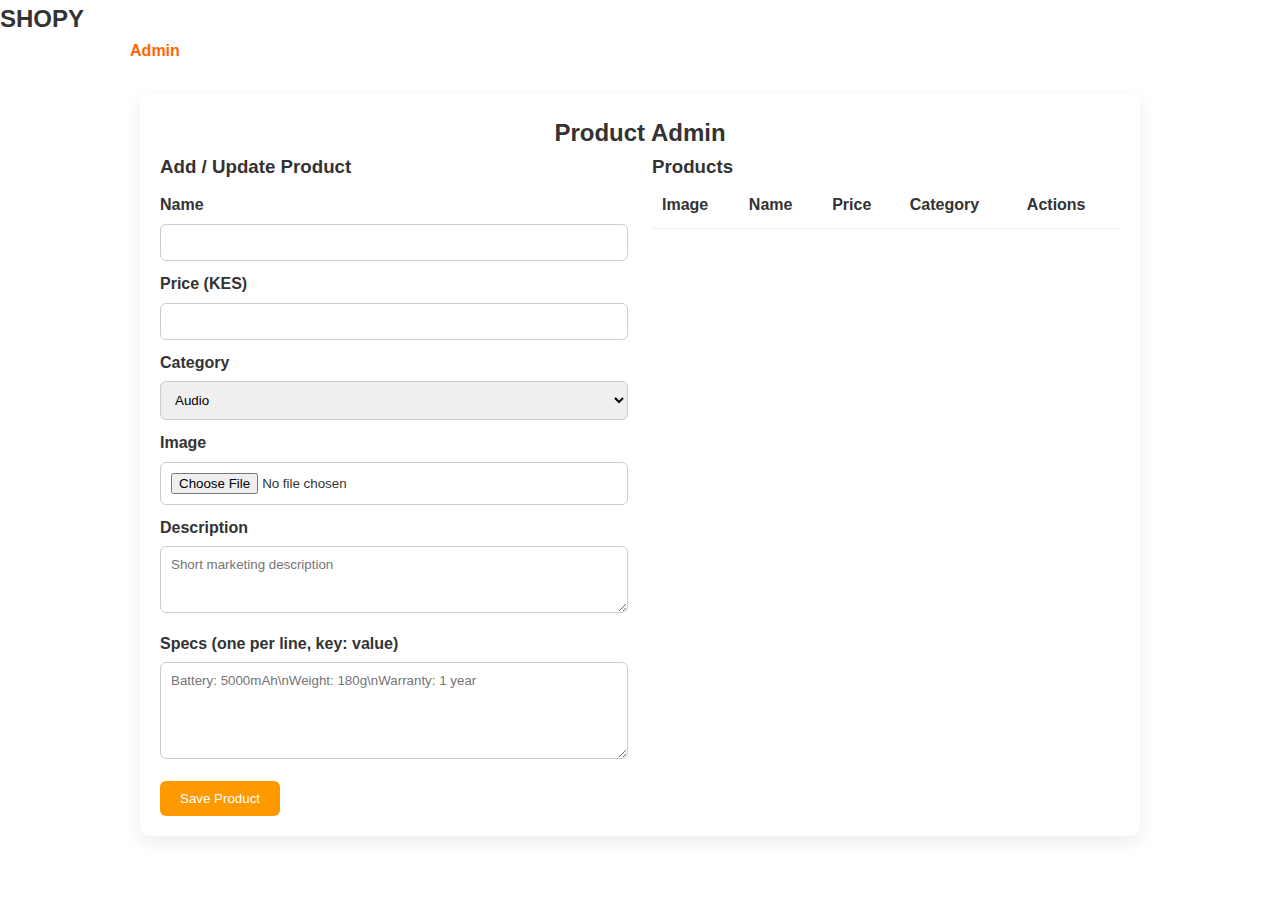
<file: admin.html>
<!DOCTYPE html>
<html lang="en">
<head>
  <meta charset="UTF-8">
  <meta name="viewport" content="width=device-width, initial-scale=1.0">
  <title>Admin | Manage Products - SHOPY</title>
  <link rel="stylesheet" href="styles.css">
  <link rel="stylesheet" href="https://cdnjs.cloudflare.com/ajax/libs/font-awesome/6.4.0/css/all.min.css">
  <style>
    .admin-wrap { max-width: 1000px; margin: 30px auto; padding: 20px; background:#fff; border-radius: 10px; box-shadow: 0 6px 18px rgba(0,0,0,0.08); }
    .admin-grid { display: grid; grid-template-columns: 1fr 1fr; gap: 24px; }
    .admin-form label { display:block; font-weight:600; margin: 10px 0 6px; }
    .admin-form input, .admin-form select, .admin-form textarea { width:100%; padding:10px; border:1px solid #ccc; border-radius:6px; }
    .admin-form button { margin-top:14px; }
    .admin-list table { width:100%; border-collapse: collapse; }
    .admin-list th, .admin-list td { padding:10px; border-bottom:1px solid #eee; text-align:left; }
    .admin-list img { height:60px; object-fit:contain; }
    .actions button { 
      margin-right:8px; 
      padding: 6px 12px;
      font-size: 0.9rem;
      border: none;
      border-radius: 4px;
      cursor: pointer;
      transition: all 0.3s ease;
    }
    .actions button:hover {
      transform: translateY(-1px);
      box-shadow: 0 2px 4px rgba(0,0,0,0.2);
    }
    .actions a {
      display: inline-block;
      padding: 6px 12px;
      font-size: 0.9rem;
      text-decoration: none;
      border-radius: 4px;
      transition: all 0.3s ease;
    }
    .actions a:hover {
      transform: translateY(-1px);
      box-shadow: 0 2px 4px rgba(0,0,0,0.2);
    }
    @media (max-width: 800px){ .admin-grid{ grid-template-columns: 1fr; } }
  </style>
</head>
<body>
  <header>
    <nav class="navbar">
      <div class="logo"><a href="index.html" style="color:inherit;text-decoration:none;">SHOPY</a></div>
      <ul class="nav-links">
        <li><a href="index.html">Home</a></li>
        <li><a href="shop.html">Shop</a></li>
        <li><a href="admin.html" class="active">Admin</a></li>
      </ul>
    </nav>
  </header>

  <main class="admin-wrap">
    <h2>Product Admin</h2>
    <div class="admin-grid">
      <section class="admin-form">
        <h3>Add / Update Product</h3>
        <form id="productForm">
          <input type="hidden" id="productId">
          <label for="name">Name</label>
          <input type="text" id="name" required>
          <label for="price">Price (KES)</label>
          <input type="number" id="price" min="0" required>
          <label for="category">Category</label>
          <select id="category" required>
            <option value="audio">Audio</option>
            <option value="phones">Phones</option>
            <option value="laptops">Laptops</option>
            <option value="gaming">Gaming</option>
            <option value="tv">TV</option>
            <option value="accessories">Accessories</option>
          </select>
          <label for="image">Image</label>
          <input type="file" id="image" accept="image/*">
          <label for="description">Description</label>
          <textarea id="description" rows="3" placeholder="Short marketing description"></textarea>
          <label for="specs">Specs (one per line, key: value)</label>
          <textarea id="specs" rows="5" placeholder="Battery: 5000mAh\nWeight: 180g\nWarranty: 1 year"></textarea>
          <button type="submit" class="btn">Save Product</button>
        </form>
      </section>
      <section class="admin-list">
        <h3>Products</h3>
        <table>
          <thead>
            <tr>
              <th>Image</th>
              <th>Name</th>
              <th>Price</th>
              <th>Category</th>
              <th>Actions</th>
            </tr>
          </thead>
          <tbody id="productsTable"></tbody>
        </table>
      </section>
    </div>
  </main>

  <script src="admin.js"></script>
  <script src="script.js"></script>
  <div id="toast-container" aria-live="polite"></div>
</body>
</html>
</file>
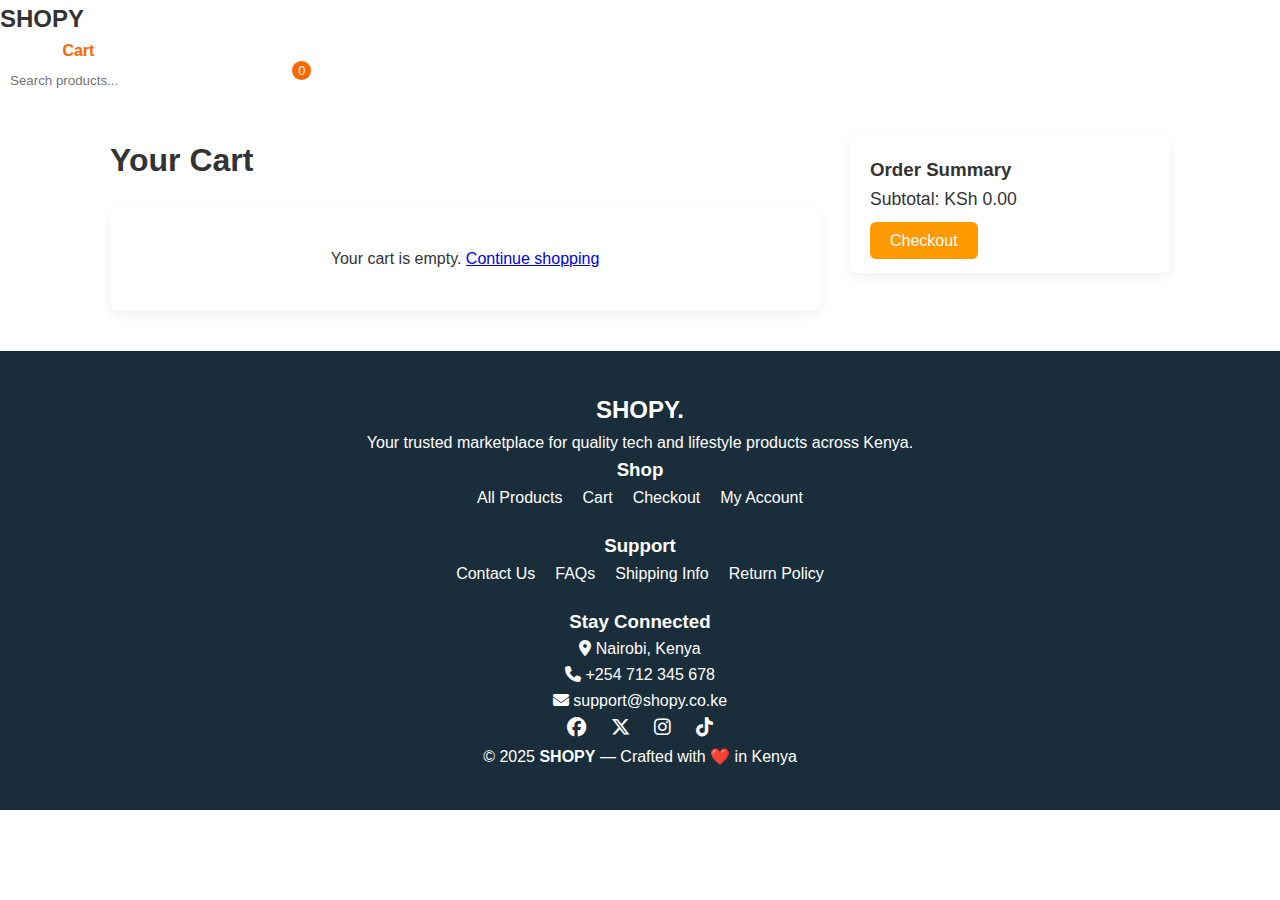
<file: cart.html>
<!DOCTYPE html>
<html lang="en">
<head>
  <meta charset="utf-8" />
  <meta name="viewport" content="width=device-width, initial-scale=1" />
  <title>Cart - Shopy</title>
  <link rel="stylesheet" href="styles.css" />
  <link rel="stylesheet" href="cart.css" />
  <link rel="stylesheet" href="https://cdnjs.cloudflare.com/ajax/libs/font-awesome/6.4.0/css/all.min.css" />
</head>
<body>
  <header>
    <nav class="navbar">
      <div class="logo"><a href="index.html" style="color:inherit;text-decoration:none;">SHOPY</a></div>
      <ul class="nav-links">
                <li><a href="index.html">Shop</a></li>
                <li><a href="cart.html" class="active">Cart</a></li>
        <li><a href="#">Categories</a></li>
        <li><a href="#">New Arrivals</a></li>
      </ul>
      <div class="nav-icons">
        <input type="text" id="searchBar" placeholder="Search products...">
        <a href="#"><i class="fa fa-heart"></i></a>
        <a href="cart.html" class="cart-link">
          <i class="fa fa-shopping-cart"></i>
          <span id="cart-count">0</span>
        </a>
        </button>
        <button class="mobile-menu-toggle" id="mobileMenuToggle">
          <i class="fa fa-bars"></i>
        </button>
      </div>
    </nav>
  </header>

  <main class="cart-page">
    <section class="cart-list">
      <h1>Your Cart</h1>
      <div id="cartItems"></div>
    </section>

    <aside class="cart-sidebar">
      <div class="summary">
        <h3>Order Summary</h3>
        <p>Subtotal: KSh <span id="cartTotal">0.00</span></p>
        <a href="checkout.html" id="checkoutBtn" class="btn">Checkout</a>
      </div>
    </aside>
  </main>

  <footer class="footer">
  <div class="footer-top">
    <div class="footer-logo">
      <h2>SHOPY<span>.</span></h2>
      <p>Your trusted marketplace for quality tech and lifestyle products across Kenya.</p>
    </div>

    <div class="footer-links">
      <h3>Shop</h3>
      <ul>
        <li><a href="products.html">All Products</a></li>
        <li><a href="cart.html">Cart</a></li>
        <li><a href="checkout.html">Checkout</a></li>
        <li><a href="account.html">My Account</a></li>
      </ul>
    </div>

    <div class="footer-links">
      <h3>Support</h3>
      <ul>
        <li><a href="contact.html">Contact Us</a></li>
        <li><a href="#">FAQs</a></li>
        <li><a href="#">Shipping Info</a></li>
        <li><a href="#">Return Policy</a></li>
      </ul>
    </div>

    <div class="footer-contact">
      <h3>Stay Connected</h3>
      <p><i class="fa-solid fa-location-dot"></i> Nairobi, Kenya</p>
      <p><i class="fa-solid fa-phone"></i> +254 712 345 678</p>
      <p><i class="fa-solid fa-envelope"></i> support@shopy.co.ke</p>
      <div class="socials">
        <a href="#"><i class="fa-brands fa-facebook"></i></a>
        <a href="#"><i class="fa-brands fa-x-twitter"></i></a>
        <a href="#"><i class="fa-brands fa-instagram"></i></a>
        <a href="#"><i class="fa-brands fa-tiktok"></i></a>
      </div>
    </div>
  </div>

  <div class="footer-bottom">
    <p>© 2025 <strong>SHOPY</strong> — Crafted with ❤️ in Kenya</p>
  </div>
</footer>


  <script src="script.js"></script>
</body>
</html>
</file>
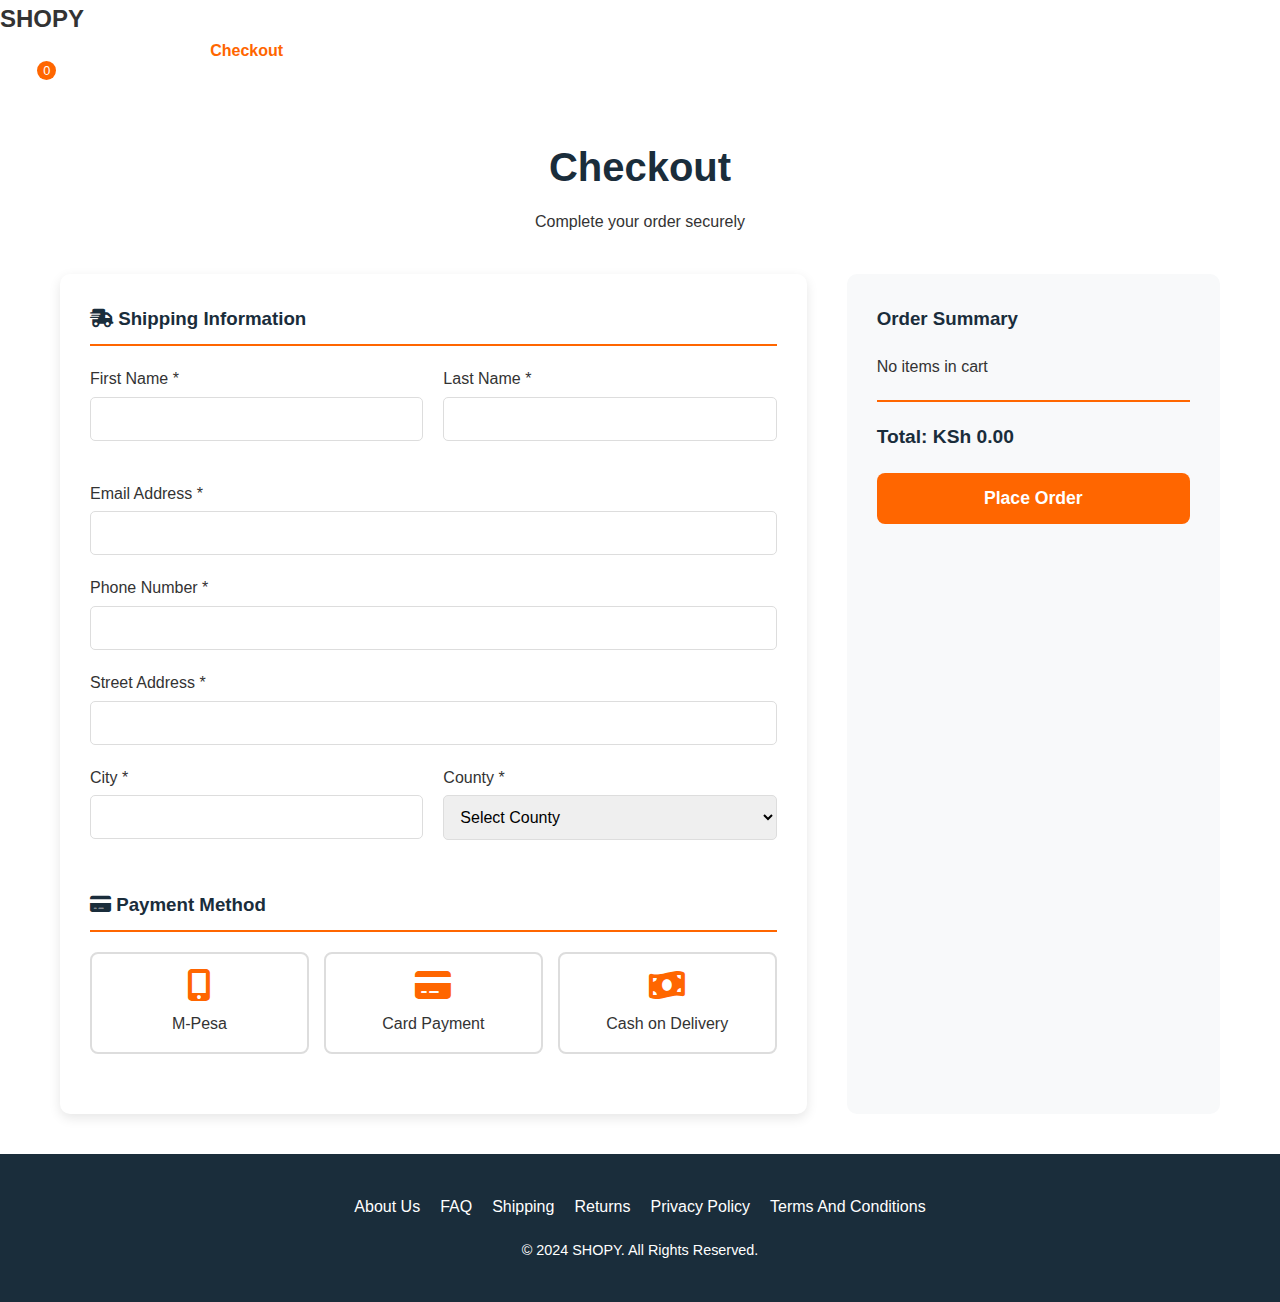
<file: checkout.html>
<!DOCTYPE html>
<html lang="en">
<head>
    <meta charset="UTF-8">
    <meta name="viewport" content="width=device-width, initial-scale=1.0">
    <title>Checkout - SHOPY</title>
    <link rel="stylesheet" href="styles.css">
    <link rel="stylesheet" href="cart.css">
    <link rel="stylesheet" href="https://cdnjs.cloudflare.com/ajax/libs/font-awesome/6.4.0/css/all.min.css">
    <style>
        .checkout-page {
            padding: 40px 20px;
            max-width: 1200px;
            margin: 0 auto;
        }
        
        .checkout-header {
            text-align: center;
            margin-bottom: 40px;
        }
        
        .checkout-header h1 {
            font-size: 2.5rem;
            margin-bottom: 10px;
            color: #1a2d3b;
        }
        
        .checkout-content {
            display: grid;
            grid-template-columns: 2fr 1fr;
            gap: 40px;
        }
        
        .checkout-form {
            background: #fff;
            padding: 30px;
            border-radius: 10px;
            box-shadow: 0 4px 12px rgba(0,0,0,0.1);
        }
        
        .form-section {
            margin-bottom: 30px;
        }
        
        .form-section h3 {
            margin-bottom: 20px;
            color: #1a2d3b;
            border-bottom: 2px solid #ff6600;
            padding-bottom: 10px;
        }
        
        .form-row {
            display: grid;
            grid-template-columns: 1fr 1fr;
            gap: 20px;
            margin-bottom: 20px;
        }
        
        .form-group {
            margin-bottom: 20px;
        }
        
        .form-group label {
            display: block;
            margin-bottom: 5px;
            font-weight: 500;
            color: #333;
        }
        
        .form-group input,
        .form-group select {
            width: 100%;
            padding: 12px;
            border: 1px solid #ddd;
            border-radius: 5px;
            font-size: 1rem;
        }
        
        .payment-methods {
            display: grid;
            grid-template-columns: repeat(auto-fit, minmax(200px, 1fr));
            gap: 15px;
            margin-top: 15px;
        }
        
        .payment-option {
            border: 2px solid #ddd;
            border-radius: 8px;
            padding: 15px;
            text-align: center;
            cursor: pointer;
            transition: all 0.3s;
        }
        
        .payment-option:hover {
            border-color: #ff6600;
        }
        
        .payment-option.selected {
            border-color: #ff6600;
            background: #fff5f0;
        }
        
        .payment-option i {
            font-size: 2rem;
            color: #ff6600;
            margin-bottom: 10px;
        }
        
        .order-summary {
            background: #f8f9fa;
            padding: 30px;
            border-radius: 10px;
            position: sticky;
            top: 20px;
        }
        
        .order-summary h3 {
            margin-bottom: 20px;
            color: #1a2d3b;
        }
        
        .order-item {
            display: flex;
            justify-content: space-between;
            margin-bottom: 15px;
            padding-bottom: 15px;
            border-bottom: 1px solid #eee;
        }
        
        .order-total {
            font-size: 1.2rem;
            font-weight: bold;
            color: #1a2d3b;
            margin-top: 20px;
            padding-top: 20px;
            border-top: 2px solid #ff6600;
        }
        
        .place-order-btn {
            width: 100%;
            background: #ff6600;
            color: #fff;
            padding: 15px;
            border: none;
            border-radius: 8px;
            font-size: 1.1rem;
            font-weight: bold;
            cursor: pointer;
            margin-top: 20px;
            transition: background 0.3s;
        }
        
        .place-order-btn:hover {
            background: #e65c00;
        }
        
        @media (max-width: 768px) {
            .checkout-content {
                grid-template-columns: 1fr;
            }
            
            .form-row {
                grid-template-columns: 1fr;
            }
        }
    </style>
</head>
<body>
    <!-- Navbar -->
    <header>
        <nav class="navbar">
            <div class="logo"><a href="index.html" style="color:inherit;text-decoration:none;">SHOPY</a></div>
            <ul class="nav-links">
                <li><a href="index.html">Home</a></li>
                <li><a href="shop.html">Shop</a></li>
                <li><a href="contact.html">Contact</a></li>
                <li><a href="checkout.html" class="active">Checkout</a></li>
            </ul>
            <div class="nav-icons">
                <a href="cart.html" class="cart-link">
                    <i class="fa fa-shopping-cart"></i>
                    <span id="cart-count">0</span>
                </a>
            </div>
        </nav>
    </header>

    <main class="checkout-page">
        <div class="checkout-header">
            <h1>Checkout</h1>
            <p>Complete your order securely</p>
        </div>

        <div class="checkout-content">
            <div class="checkout-form">
                <form id="checkoutForm">
                    <!-- Shipping Information -->
                    <div class="form-section">
                        <h3><i class="fas fa-shipping-fast"></i> Shipping Information</h3>
                        <div class="form-row">
                            <div class="form-group">
                                <label for="firstName">First Name *</label>
                                <input type="text" id="firstName" name="firstName" required>
                            </div>
                            <div class="form-group">
                                <label for="lastName">Last Name *</label>
                                <input type="text" id="lastName" name="lastName" required>
                            </div>
                        </div>
                        <div class="form-group">
                            <label for="email">Email Address *</label>
                            <input type="email" id="email" name="email" required>
                        </div>
                        <div class="form-group">
                            <label for="phone">Phone Number *</label>
                            <input type="tel" id="phone" name="phone" required>
                        </div>
                        <div class="form-group">
                            <label for="address">Street Address *</label>
                            <input type="text" id="address" name="address" required>
                        </div>
                        <div class="form-row">
                            <div class="form-group">
                                <label for="city">City *</label>
                                <input type="text" id="city" name="city" required>
                            </div>
                            <div class="form-group">
                                <label for="county">County *</label>
                                <select id="county" name="county" required>
                                    <option value="">Select County</option>
                                    <option value="nairobi">Nairobi</option>
                                    <option value="mombasa">Mombasa</option>
                                    <option value="kisumu">Kisumu</option>
                                    <option value="nakuru">Nakuru</option>
                                    <option value="other">Other</option>
                                </select>
                            </div>
                        </div>
                    </div>

                    <!-- Payment Method -->
                    <div class="form-section">
                        <h3><i class="fas fa-credit-card"></i> Payment Method</h3>
                        <div class="payment-methods">
                            <div class="payment-option" data-method="mpesa">
                                <i class="fas fa-mobile-alt"></i>
                                <div>M-Pesa</div>
                            </div>
                            <div class="payment-option" data-method="card">
                                <i class="fas fa-credit-card"></i>
                                <div>Card Payment</div>
                            </div>
                            <div class="payment-option" data-method="cod">
                                <i class="fas fa-money-bill-wave"></i>
                                <div>Cash on Delivery</div>
                            </div>
                        </div>
                    </div>
                </form>
            </div>

            <div class="order-summary">
                <h3>Order Summary</h3>
                <div id="orderItems"></div>
                <div class="order-total">
                    <div>Total: KSh <span id="orderTotal">0.00</span></div>
                </div>
                
                <button type="button" class="place-order-btn" id="placeOrderBtn">
                    Place Order
                </button>
            </div>
        </div>
    </main>

    <footer>
        <div class="footer-links">
            <ul>
                <li><a href="contact.html">About Us</a></li>
                <li><a href="contact.html">FAQ</a></li>
                <li><a href="contact.html">Shipping</a></li>
                <li><a href="contact.html">Returns</a></li>
                <li><a href="contact.html">Privacy Policy</a></li>
                <li><a href="contact.html">Terms And Conditions</a></li>
            </ul>
        </div>
        <p class="copy">&copy; 2024 SHOPY. All Rights Reserved.</p>
    </footer>

    <script src="script.js"></script>
    <script>
        // Checkout functionality
        document.addEventListener('DOMContentLoaded', function() {
            loadOrderSummary();
            
            // Payment method selection
            const paymentOptions = document.querySelectorAll('.payment-option');
            paymentOptions.forEach(option => {
                option.addEventListener('click', function() {
                    paymentOptions.forEach(opt => opt.classList.remove('selected'));
                    this.classList.add('selected');
                });
            });
            
            // Place order button
            document.getElementById('placeOrderBtn').addEventListener('click', function() {
                if (validateForm()) {
                    placeOrder();
                }
            });
        });
        
        function loadOrderSummary() {
            const cart = JSON.parse(localStorage.getItem('shopy_cart')) || [];
            const orderItemsContainer = document.getElementById('orderItems');
            const orderTotalElement = document.getElementById('orderTotal');
            
            if (cart.length === 0) {
                orderItemsContainer.innerHTML = '<p>No items in cart</p>';
                orderTotalElement.textContent = '0.00';
                return;
            }
            
            let total = 0;
            orderItemsContainer.innerHTML = '';
            
            cart.forEach(item => {
                const subtotal = Number(item.price) * Number(item.quantity);
                total += subtotal;
                
                const orderItem = document.createElement('div');
                orderItem.className = 'order-item';
                orderItem.innerHTML = `
                    <div>
                        <strong>${item.name}</strong><br>
                        <small>Qty: ${item.quantity}</small>
                    </div>
                    <div>KSh ${subtotal.toLocaleString('en-KE', { minimumFractionDigits: 2 })}</div>
                `;
                orderItemsContainer.appendChild(orderItem);
            });
            
            orderTotalElement.textContent = total.toLocaleString('en-KE', { minimumFractionDigits: 2 });
        }
        
        function validateForm() {
            const requiredFields = ['firstName', 'lastName', 'email', 'phone', 'address', 'city', 'county'];
            let isValid = true;
            
            requiredFields.forEach(fieldId => {
                const field = document.getElementById(fieldId);
                if (!field.value.trim()) {
                    field.style.borderColor = '#dc3545';
                    isValid = false;
                } else {
                    field.style.borderColor = '#ddd';
                }
            });
            
            const selectedPayment = document.querySelector('.payment-option.selected');
            if (!selectedPayment) {
                alert('Please select a payment method');
                isValid = false;
            }
            
            return isValid;
        }
        
        function placeOrder() {
            const cart = JSON.parse(localStorage.getItem('shopy_cart')) || [];
            
            if (cart.length === 0) {
                alert('Your cart is empty');
                return;
            }
            
            const orderBtn = document.getElementById('placeOrderBtn');
            orderBtn.disabled = true;
            orderBtn.textContent = 'Processing...';
            
            setTimeout(() => {
                localStorage.removeItem('shopy_cart');
                alert('Order placed successfully! You will receive a confirmation email shortly.');
                window.location.href = 'index.html';
            }, 2000);
        }
    </script>
</body>
</html>
</file>
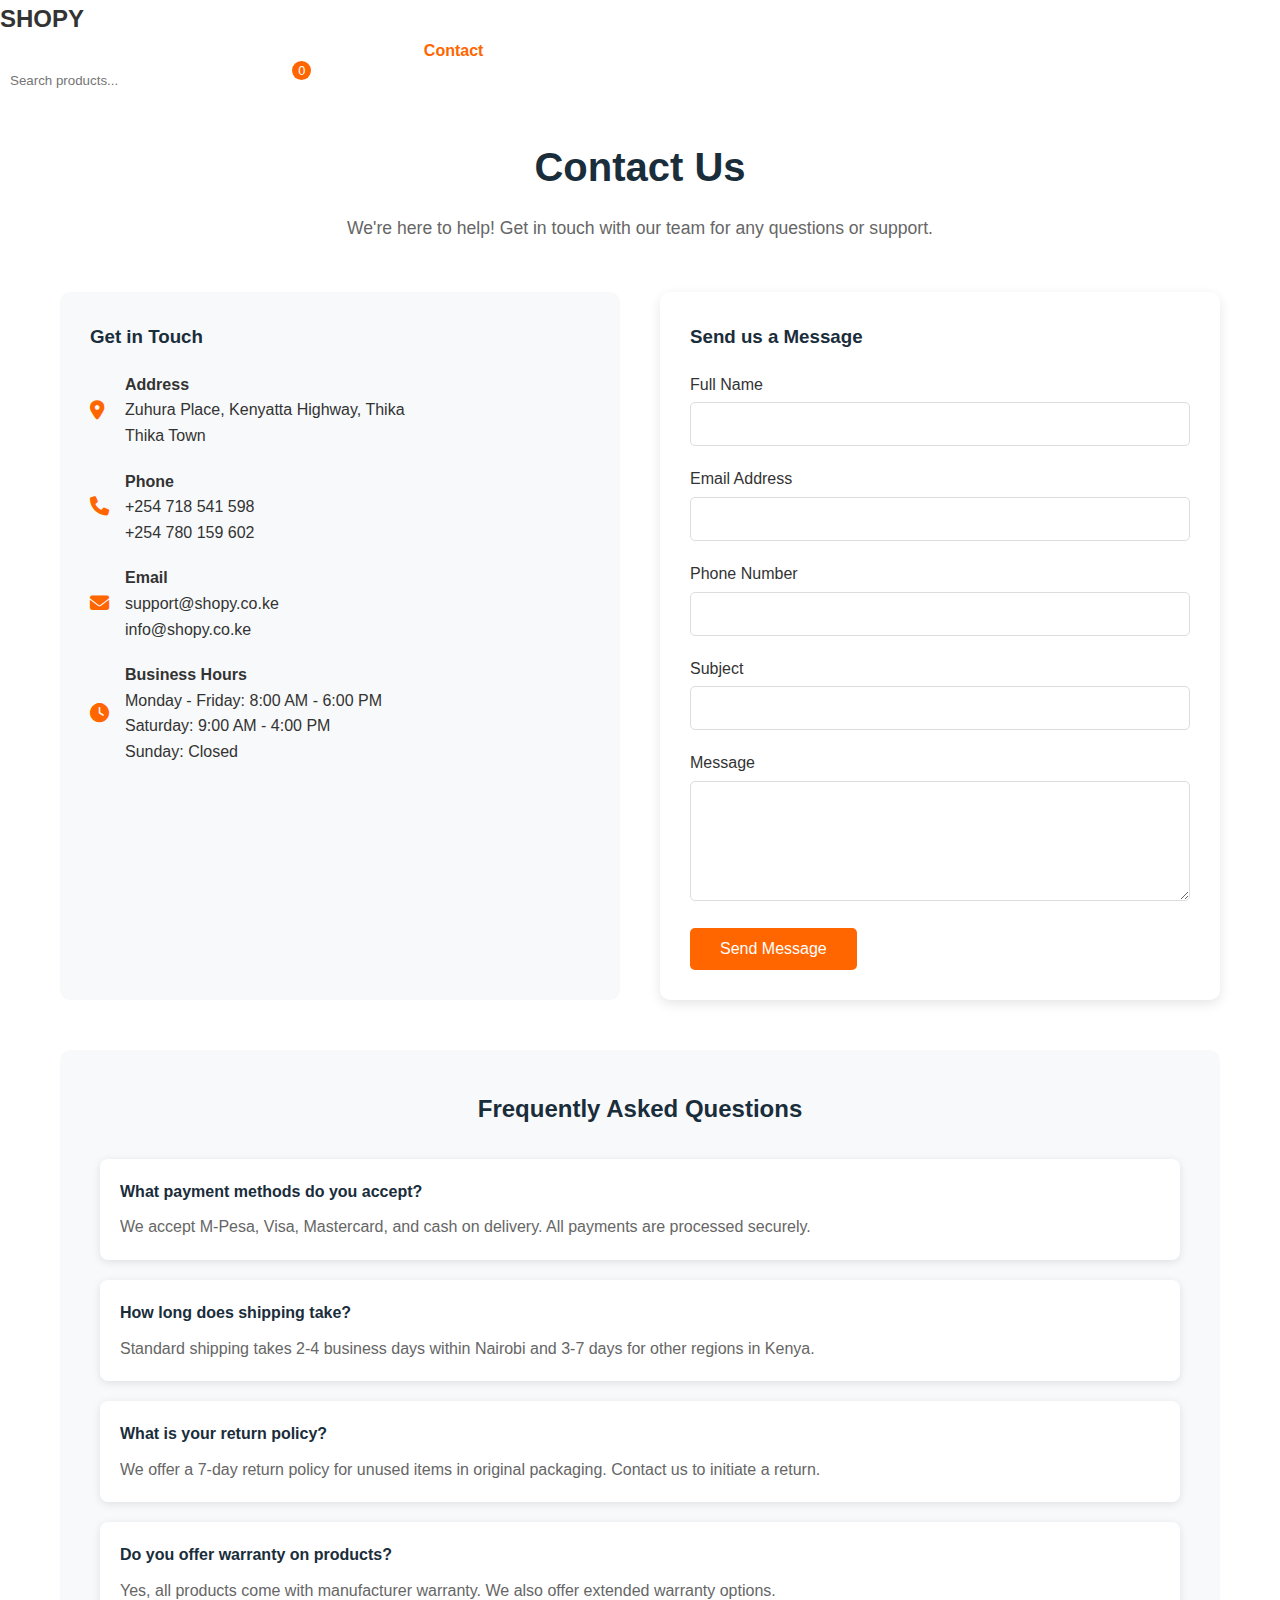
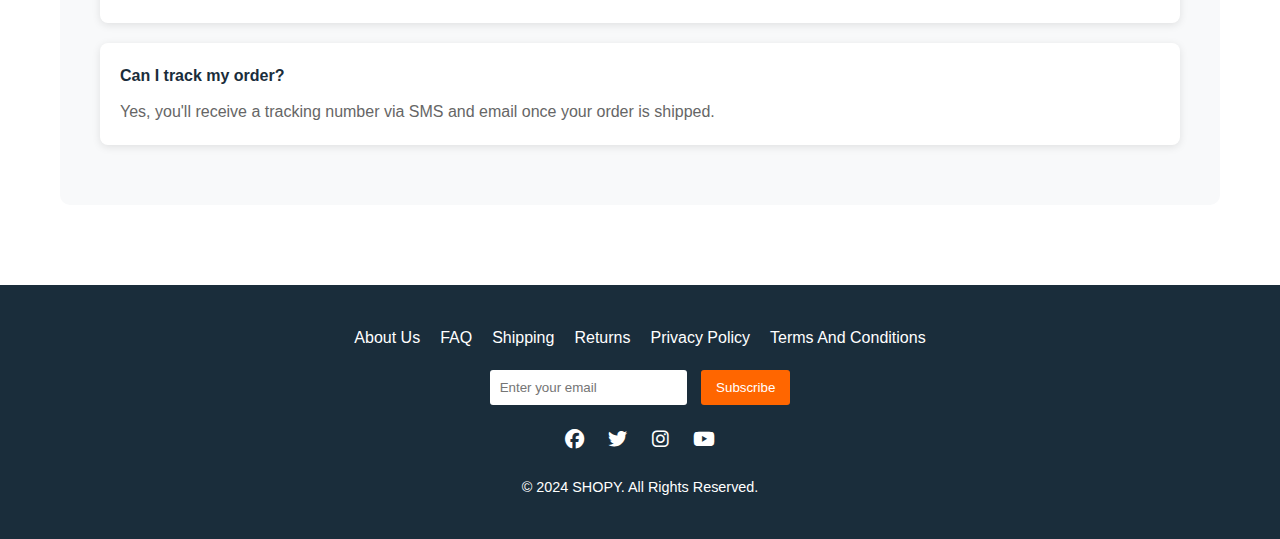
<file: contact.html>
<!DOCTYPE html>
<html lang="en">
<head>
    <meta charset="UTF-8">
    <meta name="viewport" content="width=device-width, initial-scale=1.0">
    <title>Contact Us - SHOPY</title>
    <link rel="stylesheet" href="styles.css">
    <link rel="stylesheet" href="https://cdnjs.cloudflare.com/ajax/libs/font-awesome/6.4.0/css/all.min.css">
    <style>
        .contact-page {
            padding: 40px 20px;
            max-width: 1200px;
            margin: 0 auto;
        }
        
        .contact-header {
            text-align: center;
            margin-bottom: 50px;
        }
        
        .contact-header h1 {
            font-size: 2.5rem;
            margin-bottom: 15px;
            color: #1a2d3b;
        }
        
        .contact-header p {
            font-size: 1.1rem;
            color: #666;
        }
        
        .contact-content {
            display: grid;
            grid-template-columns: 1fr 1fr;
            gap: 40px;
            margin-bottom: 50px;
        }
        
        .contact-info {
            background: #f8f9fa;
            padding: 30px;
            border-radius: 10px;
        }
        
        .contact-info h3 {
            margin-bottom: 20px;
            color: #1a2d3b;
        }
        
        .contact-item {
            display: flex;
            align-items: center;
            margin-bottom: 20px;
        }
        
        .contact-item i {
            font-size: 1.2rem;
            color: #ff6600;
            margin-right: 15px;
            width: 20px;
        }
        
        .contact-form {
            background: #fff;
            padding: 30px;
            border-radius: 10px;
            box-shadow: 0 4px 12px rgba(0,0,0,0.1);
        }
        
        .contact-form h3 {
            margin-bottom: 20px;
            color: #1a2d3b;
        }
        
        .form-group {
            margin-bottom: 20px;
        }
        
        .form-group label {
            display: block;
            margin-bottom: 5px;
            font-weight: 500;
            color: #333;
        }
        
        .form-group input,
        .form-group textarea {
            width: 100%;
            padding: 12px;
            border: 1px solid #ddd;
            border-radius: 5px;
            font-size: 1rem;
        }
        
        .form-group textarea {
            height: 120px;
            resize: vertical;
        }
        
        .submit-btn {
            background: #ff6600;
            color: #fff;
            padding: 12px 30px;
            border: none;
            border-radius: 5px;
            font-size: 1rem;
            cursor: pointer;
            transition: background 0.3s;
        }
        
        .submit-btn:hover {
            background: #e65c00;
        }
        
        .faq-section {
            background: #f8f9fa;
            padding: 40px;
            border-radius: 10px;
            margin-bottom: 40px;
        }
        
        .faq-section h2 {
            text-align: center;
            margin-bottom: 30px;
            color: #1a2d3b;
        }
        
        .faq-item {
            margin-bottom: 20px;
            background: #fff;
            padding: 20px;
            border-radius: 8px;
            box-shadow: 0 2px 8px rgba(0,0,0,0.1);
        }
        
        .faq-item h4 {
            color: #1a2d3b;
            margin-bottom: 10px;
        }
        
        .faq-item p {
            color: #666;
            line-height: 1.6;
        }
        
        @media (max-width: 768px) {
            .contact-content {
                grid-template-columns: 1fr;
            }
            
            .contact-header h1 {
                font-size: 2rem;
            }
        }
    </style>
</head>
<body>
    <!-- Navbar -->
    <header>
        <nav class="navbar">
            <div class="logo"><a href="index.html" style="color:inherit;text-decoration:none;">SHOPY</a></div>
            <ul class="nav-links">
                <li><a href="index.html">Home</a></li>
                <li><a href="shop.html">Shop</a></li>
                <li class="dropdown">
                    <a href="#">Categories <i class="fa fa-chevron-down"></i></a>
                    <ul class="dropdown-menu">
                        <li><a href="shop.html?category=phones" class="category-phones">
                            <i class="fa fa-mobile-alt"></i>
                            Mobile Phones
                            <span class="category-count">15</span>
                        </a></li>
                        <li><a href="shop.html?category=laptops" class="category-laptops">
                            <i class="fa fa-laptop"></i>
                            Laptops & Computers
                            <span class="category-count">8</span>
                        </a></li>
                        <li><a href="shop.html?category=accessories" class="category-accessories">
                            <i class="fa fa-headphones"></i>
                            Accessories
                            <span class="category-count">25</span>
                        </a></li>
                        <li><a href="shop.html?category=audio" class="category-audio">
                            <i class="fa fa-volume-up"></i>
                            Audio Devices
                            <span class="category-count">12</span>
                        </a></li>
                        <li><a href="shop.html?category=gaming" class="category-gaming">
                            <i class="fa fa-gamepad"></i>
                            Gaming Consoles
                            <span class="category-count">6</span>
                        </a></li>
                        <li><a href="shop.html?category=tv" class="category-tv">
                            <i class="fa fa-tv"></i>
                            Smart TVs
                            <span class="category-count">10</span>
                        </a></li>
                        <li><a href="shop.html?category=smartwatch" class="category-accessories">
                            <i class="fa fa-clock"></i>
                            Smart Watches
                            <span class="category-count">7</span>
                        </a></li>
                        <li><a href="shop.html?category=camera" class="category-accessories">
                            <i class="fa fa-camera"></i>
                            Cameras & Drones
                            <span class="category-count">9</span>
                        </a></li>
                    </ul>
                </li>
                <li><a href="shop.html?filter=new">New Arrivals</a></li>
                <li><a href="shop.html?filter=sale">Sale</a></li>
                <li><a href="contact.html" class="active">Contact</a></li>
            </ul>
            <div class="nav-icons">
                <input type="text" id="searchBar" placeholder="Search products...">
                <a href="#"><i class="fa fa-heart"></i></a>
                <a href="cart.html" class="cart-link">
                    <i class="fa fa-shopping-cart"></i>
                    <span id="cart-count">0</span>
                </a>
                <button class="mobile-menu-toggle" id="mobileMenuToggle">
                    <i class="fa fa-bars"></i>
                </button>
            </div>
        </nav>
    </header>

    <main class="contact-page">
        <div class="contact-header">
            <h1>Contact Us</h1>
            <p>We're here to help! Get in touch with our team for any questions or support.</p>
        </div>

        <div class="contact-content">
            <div class="contact-info">
                <h3>Get in Touch</h3>
                <div class="contact-item">
                    <i class="fas fa-map-marker-alt"></i>
                    <div>
                        <strong>Address</strong><br>
                        Zuhura Place, Kenyatta Highway, Thika<br>
                        Thika Town
                    </div>
                </div>
                <div class="contact-item">
                    <i class="fas fa-phone"></i>
                    <div>
                        <strong>Phone</strong><br>
                        +254 718 541 598<br>
                        +254 780 159 602
                    </div>
                </div>
                <div class="contact-item">
                    <i class="fas fa-envelope"></i>
                    <div>
                        <strong>Email</strong><br>
                        support@shopy.co.ke<br>
                        info@shopy.co.ke
                    </div>
                </div>
                <div class="contact-item">
                    <i class="fas fa-clock"></i>
                    <div>
                        <strong>Business Hours</strong><br>
                        Monday - Friday: 8:00 AM - 6:00 PM<br>
                        Saturday: 9:00 AM - 4:00 PM<br>
                        Sunday: Closed
                    </div>
                </div>
            </div>

            <div class="contact-form">
                <h3>Send us a Message</h3>
                <form id="contactForm">
                    <div class="form-group">
                        <label for="name">Full Name</label>
                        <input type="text" id="name" name="name" required>
                    </div>
                    <div class="form-group">
                        <label for="email">Email Address</label>
                        <input type="email" id="email" name="email" required>
                    </div>
                    <div class="form-group">
                        <label for="phone">Phone Number</label>
                        <input type="tel" id="phone" name="phone">
                    </div>
                    <div class="form-group">
                        <label for="subject">Subject</label>
                        <input type="text" id="subject" name="subject" required>
                    </div>
                    <div class="form-group">
                        <label for="message">Message</label>
                        <textarea id="message" name="message" required></textarea>
                    </div>
                    <button type="submit" class="submit-btn">Send Message</button>
                </form>
            </div>
        </div>

        <div class="faq-section">
            <h2>Frequently Asked Questions</h2>
            <div class="faq-item">
                <h4>What payment methods do you accept?</h4>
                <p>We accept M-Pesa, Visa, Mastercard, and cash on delivery. All payments are processed securely.</p>
            </div>
            <div class="faq-item">
                <h4>How long does shipping take?</h4>
                <p>Standard shipping takes 2-4 business days within Nairobi and 3-7 days for other regions in Kenya.</p>
            </div>
            <div class="faq-item">
                <h4>What is your return policy?</h4>
                <p>We offer a 7-day return policy for unused items in original packaging. Contact us to initiate a return.</p>
            </div>
            <div class="faq-item">
                <h4>Do you offer warranty on products?</h4>
                <p>Yes, all products come with manufacturer warranty. We also offer extended warranty options.</p>
            </div>
            <div class="faq-item">
                <h4>Can I track my order?</h4>
                <p>Yes, you'll receive a tracking number via SMS and email once your order is shipped.</p>
            </div>
        </div>
    </main>

    <footer>
        <div class="footer-links">
            <ul>
                <li><a href="contact.html">About Us</a></li>
                <li><a href="contact.html">FAQ</a></li>
                <li><a href="contact.html">Shipping</a></li>
                <li><a href="contact.html">Returns</a></li>
                <li><a href="contact.html">Privacy Policy</a></li>
                <li><a href="contact.html">Terms And Conditions</a></li>
            </ul>
        </div>
        <div class="newsletter">
            <input type="email" placeholder="Enter your email">
            <button>Subscribe</button>
        </div>
        <div class="socials">
            <a href="#"><i class="fab fa-facebook"></i></a>
            <a href="#"><i class="fab fa-twitter"></i></a>
            <a href="#"><i class="fab fa-instagram"></i></a>
            <a href="#"><i class="fab fa-youtube"></i></a>
        </div>
        <p class="copy">&copy; 2024 SHOPY. All Rights Reserved.</p>
    </footer>

    <script src="script.js"></script>
    <script>
        // Contact form handling
        document.getElementById('contactForm').addEventListener('submit', function(e) {
            e.preventDefault();
            
            // Get form data
            const formData = new FormData(this);
            const name = formData.get('name');
            const email = formData.get('email');
            const subject = formData.get('subject');
            const message = formData.get('message');
            
            // Simple validation
            if (!name || !email || !subject || !message) {
                alert('Please fill in all required fields.');
                return;
            }
            
            // Simulate form submission
            alert('Thank you for your message! We\'ll get back to you within 24 hours.');
            this.reset();
        });
    </script>
</body>
</html>
</file>
<file: cart.css>
/* cart.css */
.cart-page {
  padding: 40px 20px;
  display: grid;
  grid-template-columns: 1fr 320px;
  gap: 30px;
  max-width: 1100px;
  margin: 0 auto;
}

.cart-list h1 {
  margin-bottom: 20px;
}

.empty {
  padding: 40px;
  background: #fff;
  border-radius: 8px;
  text-align: center;
  box-shadow: 0 4px 12px rgba(0,0,0,0.06);
}

.cart-table {
  width: 100%;
  border-collapse: collapse;
  background: #fff;
  border-radius: 8px;
  overflow: hidden;
  box-shadow: 0 4px 12px rgba(0,0,0,0.06);
}

.cart-table thead th {
  text-align: left;
  padding: 14px;
  border-bottom: 1px solid #eee;
  font-weight: 600;
  background: #fafafa;
}

.cart-table tbody td {
  padding: 12px 14px;
  vertical-align: middle;
  border-bottom: 1px solid #f1f1f1;
}

.cart-table img {
  width: 70px;
  height: 70px;
  object-fit: contain;
  margin-right: 12px;
}

.prod {
  display: flex;
  align-items: center;
}

.prod-info { font-size: 0.95rem; }

.qty {
  width: 70px;
  padding: 6px;
  border: 1px solid #ddd;
  border-radius: 4px;
}

.remove {
  background: #fff;
  color: #ff6600;
  border: 1px solid #ff6600;
  padding: 6px 10px;
  border-radius: 5px;
  cursor: pointer;
}

.cart-sidebar .summary {
  position: sticky;
  top: 20px;
  background: #fff;
  padding: 20px;
  border-radius: 8px;
  box-shadow: 0 4px 12px rgba(0,0,0,0.06);
}

.cart-sidebar .summary p {
  font-size: 1.1rem;
  margin-bottom: 15px;
}

/* Responsive */
@media (max-width: 900px) {
  .cart-page {
    grid-template-columns: 1fr;
  }
  .cart-sidebar {
    order: 2;
  }
}
</file>
<file: styles.css>
/* General Reset */
* {
  margin: 0;
  padding: 0;
  box-sizing: border-box;
  font-family: "Segoe UI", Tahoma, Geneva, Verdana, sans-serif;
}
body {
  color: #333;
  background: #fff;
  line-height: 1.6;
}
color::first-line

/* Navbar */
.navbar {
  display: flex;
  justify-content: space-between;
  align-items: center;
  background: #1a2d3b;
  padding: 15px 40px;
  color: #fff;
}
.logo {
  font-size: 1.5rem;
  font-weight: bold;
}
.nav-links {
  list-style: none;
  display: flex;
  gap: 25px;
}
.nav-links a {
  color: #fff;
  text-decoration: none;
  font-weight: 500;
  transition: color 0.3s ease;
}

.nav-links a.active {
  color: #ff6600;
  font-weight: 600;
}
.nav-icons a {
  color: #fff;
  margin-left: 15px;
  font-size: 1.2rem;
}

/* Hero */
.hero {
  background: linear-gradient(rgba(26, 45, 59, 0.7), rgba(26, 45, 59, 0.7)),
    url("https://images.unsplash.com/photo-1517336714731-489689fd1ca8?auto=format&fit=crop&w=1350&q=80")
      no-repeat center center/cover;
  padding: 100px 20px;
  text-align: center;
  color: #fff;
}
.hero h1 {
  font-size: 2.5rem;
  margin-bottom: 15px;
}
.hero p {
  font-size: 1.2rem;
  margin-bottom: 25px;
}
.btn {
  padding: 12px 25px;
  background: #ff6600;
  color: #fff;
  text-decoration: none;
  border-radius: 5px;
  transition: 0.3s;
}
.btn:hover {
  background: #e65c00;
}

/* Products */
.products {
  padding: 50px 20px;
  text-align: center;
}
.products h2 {
  margin-bottom: 30px;
}
.product-grid, .products-grid {
  display: grid;
  grid-template-columns: repeat(auto-fit, minmax(250px, 1fr));
  gap: 30px;
  padding: 20px;
}
.product {
  background: #fff;
  border-radius: 12px;
  padding: 25px;
  text-align: center;
  box-shadow: 0 4px 12px rgba(0,0,0,0.1);
  transition: transform 0.2s ease, box-shadow 0.2s ease;
}
.product:hover {
  transform: translateY(-5px);
  box-shadow: 0 8px 20px rgba(0,0,0,0.15);
}
.product img {
  height: 180px;
  object-fit: contain;
  margin-bottom: 20px;
  border-radius: 8px;
}
.product h3 {
  font-size: 1.1rem;
  margin-bottom: 10px;
  font-weight: bold;
}
.product p {
  color: #666;
  font-size: 0.95rem;
  margin-bottom: 15px;
}
.add-to-cart {
  margin-top: 10px;
  padding: 10px 16px;
  border: none;
  background: #ff6600;
  color: #fff;
  border-radius: 5px;
  cursor: pointer;
  font-weight: 500;
  transition: background 0.3s ease;
}
.add-to-cart:hover {
  background: #e65c00;
}

/* Promo */
.promo {
  background: #ff6600;
  color: #fff;
  padding: 20px;
  text-align: center;
}
.promo p {
  font-size: 1.2rem;
  margin-bottom: 10px;
}

/* Features */
.features {
  background: #f1f1f1;
  padding: 50px 20px;
  text-align: center;
}
.features-grid {
  display: flex;
  justify-content: center;
  gap: 50px;
  margin-top: 20px;
}
.feature i {
  font-size: 2rem;
  color: #ff6600;
  margin-bottom: 10px;
}
.feature p {
  font-weight: bold;
}

/* Footer */
footer {
  background: #1a2d3b;
  color: #fff;
  padding: 40px 20px;
  text-align: center;
}
.footer-links ul {
  list-style: none;
  margin-bottom: 20px;
  display: flex;
  justify-content: center;
  flex-wrap: wrap;
  gap: 20px;
}
.footer-links a {
  color: #fff;
  text-decoration: none;
}
.newsletter {
  margin: 20px 0;
}
.newsletter input {
  padding: 10px;
  border: none;
  border-radius: 3px;
}
.newsletter button {
  padding: 10px 15px;
  border: none;
  background: #ff6600;
  color: #fff;
  margin-left: 10px;
  border-radius: 3px;
}
.socials a {
  color: #fff;
  margin: 0 10px;
  font-size: 1.2rem;
}
.copy {
  margin-top: 20px;
  font-size: 0.9rem;
}

/* Mobile Menu Toggle */
.mobile-menu-toggle {
  display: none;
  background: none;
  border: none;
  color: #fff;
  font-size: 1.5rem;
  cursor: pointer;
}

/* Responsive */
@media (max-width: 768px) {
  .mobile-menu-toggle {
    display: block;
  }
  
  .nav-links {
    display: none;
    flex-direction: column;
    background: #1a2d3b;
    position: absolute;
    top: 100%;
    left: 0;
    right: 0;
    padding: 20px;
    border-radius: 0;
    box-shadow: 0 4px 8px rgba(0,0,0,0.2);
    z-index: 1000;
  }
  
  .nav-links.show {
    display: flex;
  }
  
  .nav-links li {
    margin-bottom: 15px;
  }
  
  .nav-links li:last-child {
    margin-bottom: 0;
  }
  
  .dropdown-menu {
    position: static;
    display: none;
    background: #2a3d4b;
    margin-top: 10px;
    border-radius: 5px;
  }
  
  .dropdown:hover .dropdown-menu {
    display: block;
  }
  
  .features-grid {
    flex-direction: column;
    gap: 20px;
  }
  
  .product-grid, .products-grid {
    grid-template-columns: repeat(auto-fit, minmax(200px, 1fr));
    gap: 20px;
  }
  
  .hero h1 {
    font-size: 2rem;
  }
  
  .hero p {
    font-size: 1rem;
  }
  
  .navbar {
    padding: 15px 20px;
  }
  
  .nav-icons {
    gap: 10px;
  }
  
  .nav-icons input {
    width: 120px;
    margin-right: 10px;
  }
}
@media (max-width: 600px) {
  .hero h1 {
    font-size: 1.8rem;
  }
  .hero p {
    font-size: 1rem;
  }
}
/* Cart Badge */
#cart-count {
  background: #ff6600;
  color: #fff;
  font-size: 0.8rem;
  padding: 2px 6px;
  border-radius: 50%;
  position: relative;
  top: -10px;
  left: -5px;
}

/* Search Bar */
#searchBar {
  padding: 6px 10px;
  border-radius: 4px;
  border: none;
  outline: none;
  margin-right: 15px;
}
/* Toast notifications - add to styles.css */
#toast-container {
  position: fixed;
  right: 20px;
  top: 20px;
  z-index: 9999;
}
.toast {
  background: #222;
  color: #fff;
  padding: 10px 14px;
  border-radius: 6px;
  margin-top: 10px;
  opacity: 0;
  transform: translateY(-8px);
  transition: all .25s ease;
  box-shadow: 0 6px 18px rgba(0,0,0,0.12);
}
.toast.visible { opacity: 1; transform: translateY(0); }
.toast.success { background: #28a745; }
.toast.error { background: #dc3545; }
.toast.info { background: #17a2b8; }

h2{
  text-align: center;
}


.shop-layout {
  display: flex;
  padding: 20px;
}

.sidebar {
  width: 250px;
  padding: 20px;
  background: #f8f8f8;
  border-radius: 10px;
  margin-right: 20px;
}

.sidebar h3 {
  margin-bottom: 10px;
  font-size: 18px;
}

.sidebar ul {
  list-style: none;
  padding: 0;
}

.sidebar ul li {
  margin-bottom: 8px;
}

.sidebar ul li a {
  text-decoration: none;
  color: #333;
  font-size: 16px;
}

.sidebar ul li a.active {
  font-weight: bold;
  color: #007bff;
}

.products {
  flex: 1;
}

.product-grid, .products-grid {
  display: grid;
  grid-template-columns: repeat(auto-fit, minmax(220px, 1fr));
  gap: 20px;
}


/* Search Bar */
.search-bar {
  display: flex;
  justify-content: center;
  margin: 20px 0;
}

.search-bar input {
  width: 60%;
  padding: 10px;
  border: 1px solid #ccc;
  border-radius: 5px 0 0 5px;
  font-size: 16px;
}


.search-bar button {
  padding: 10px 15px;
  border: none;
  background: #ff6600;
  color: #fff;
  font-size: 16px;
  border-radius: 0 5px 5px 0;
  cursor: pointer;
}

.search-bar button:hover {
  background: #e65c00;
}

.product-details {
  padding: 40px 20px;
}

.product-container {
  display: flex;
  gap: 30px;
  align-items: flex-start;
}

.product-container img {
  max-width: 300px;
  border-radius: 8px;
}

.product-info {
  max-width: 500px;
}

.product-info h2 {
  margin-bottom: 10px;
}

.product-info p {
  margin-bottom: 15px;
}
/* === Enhanced Dropdown Menu Styles === */
.nav-links li {
  position: relative;
}

.dropdown-menu {
  display: none;
  position: absolute;
  top: 100%;
  left: 0;
  background: #fff;
  padding: 15px 0;
  border-radius: 8px;
  box-shadow: 0 8px 25px rgba(0,0,0,0.15);
  min-width: 280px;
  z-index: 999;
  border: 1px solid #e0e0e0;
  animation: dropdownFadeIn 0.3s ease;
  list-style: none;
  padding-left: 0;
}

@keyframes dropdownFadeIn {
  from {
    opacity: 0;
    transform: translateY(-10px);
  }
  to {
    opacity: 1;
    transform: translateY(0);
  }
}

.dropdown-menu li {
  text-align: left;
  margin: 0;
}

.dropdown-menu a {
  color: #333;
  display: flex;
  align-items: center;
  padding: 12px 20px;
  text-decoration: none;
  font-size: 0.95rem;
  font-weight: 500;
  transition: all 0.3s ease;
  border-left: 3px solid transparent;
}

.dropdown-menu a:hover {
  background: #f8f9fa;
  color: #ff6600;
  border-left-color: #ff6600;
  transform: translateX(5px);
}

.dropdown-menu a i {
  margin-right: 12px;
  font-size: 1.1rem;
  width: 20px;
  text-align: center;
}

.dropdown-menu a .category-count {
  margin-left: auto;
  background: #e9ecef;
  color: #6c757d;
  padding: 2px 8px;
  border-radius: 12px;
  font-size: 0.8rem;
  font-weight: 600;
}

.dropdown-menu a:hover .category-count {
  background: #ff6600;
  color: #fff;
}

/* Category icons */
.category-phones i { color: #007bff; }
.category-laptops i { color: #28a745; }
.category-accessories i { color: #ffc107; }
.category-audio i { color: #17a2b8; }
.category-gaming i { color: #6f42c1; }
.category-tv i { color: #dc3545; }

/* Show dropdown on hover */
.dropdown:hover .dropdown-menu {
  display: block;
}

/* Mobile dropdown improvements */
@media (max-width: 768px) {
  .dropdown-menu {
    position: static;
    display: none;
    background: #2a3d4b;
    margin-top: 10px;
    border-radius: 5px;
    box-shadow: none;
    border: none;
    min-width: auto;
  }
  
  .dropdown-menu a {
    color: #fff;
    padding: 10px 15px;
    border-left: none;
  }
  
  .dropdown-menu a:hover {
    background: #ff6600;
    transform: none;
  }
  
  .dropdown:hover .dropdown-menu {
    display: block;
  }
}

.extra-details {
  display: flex;
  gap: 40px;
  margin: 40px auto;
  max-width: 1100px;
}

.image-gallery {
  flex: 1;
}

.image-gallery #main-image {
  width: 100%;
  border-radius: 10px;
  margin-bottom: 10px;
}

.thumbnails img {
  width: 80px;
  height: 80px;
  margin-right: 10px;
  border-radius: 6px;
  cursor: pointer;
  border: 2px solid transparent;
  transition: 0.3s;
}

.thumbnails img:hover {
  border-color: #ff9900;
}

.purchase-info {
  flex: 1;
}

.purchase-info h2 {
  margin-bottom: 10px;
}

.price {
  color: #ff6600;
  font-size: 1.5rem;
  font-weight: bold;
}

.rating {
  margin: 10px 0;
  font-size: 1.1rem;
}

.buttons {
  display: flex;
  gap: 10px;
  margin: 20px 0;
}

.btn {
  background-color: #ff9900;
  color: white;
  border: none;
  padding: 10px 20px;
  border-radius: 6px;
  cursor: pointer;
  transition: 0.3s;
}

.btn:hover {
  background-color: #e68a00;
}

.product-specs {
  max-width: 1100px;
  margin: 30px auto;
  background: #fff;
  padding: 20px;
  border-radius: 8px;
}

.product-specs table {
  width: 100%;
  border-collapse: collapse;
}

.product-specs td {
  padding: 10px;
  border-bottom: 1px solid #ddd;
}

.reviews-section, .qa-section {
  max-width: 1100px;
  margin: 30px auto;
  background: #fff;
  padding: 20px;
  border-radius: 8px;
}

.review {
  border-bottom: 1px solid #eee;
  padding: 10px 0;
}

/* --- Product page polish --- */
.price-row {
  display: flex;
  align-items: center;
  gap: 12px;
  margin: 8px 0 16px;
}

.price-row .stock {
  color: #28a745;
  font-weight: 600;
}

.delivery-info {
  margin-top: 16px;
  color: #555;
}

.delivery-info p {
  display: flex;
  align-items: center;
  gap: 8px;
  margin: 6px 0;
}

/* Similar products grid */
#similar-products {
  display: grid;
  grid-template-columns: repeat(auto-fit, minmax(200px, 1fr));
  gap: 20px;
  padding: 10px 0;
}

.product-card {
  background: #fff;
  border-radius: 12px;
  padding: 18px;
  text-align: center;
  box-shadow: 0 4px 12px rgba(0,0,0,0.08);
  transition: transform 0.2s ease, box-shadow 0.2s ease;
}

.product-card:hover {
  transform: translateY(-4px);
  box-shadow: 0 10px 20px rgba(0,0,0,0.12);
}

.product-card img {
  height: 140px;
  object-fit: contain;
  margin-bottom: 10px;
}

.product-card h4 {
  font-size: 1rem;
  margin: 8px 0 4px;
}

.product-card p {
  color: #666;
  margin-bottom: 10px;
}
.dark-theme{
  background-color:#111827;
  color: #6f42c1;
}
.light-theme{
  background-color: white;
  color: black;
}
/* Theme toggle button styling */
#theme-toggle {
  background: #222;
  border:black;
  color: var(--text-color);
  font-size: 1.2em;
  cursor: pointer;
  transition: color 0.3s;
}
</file>
